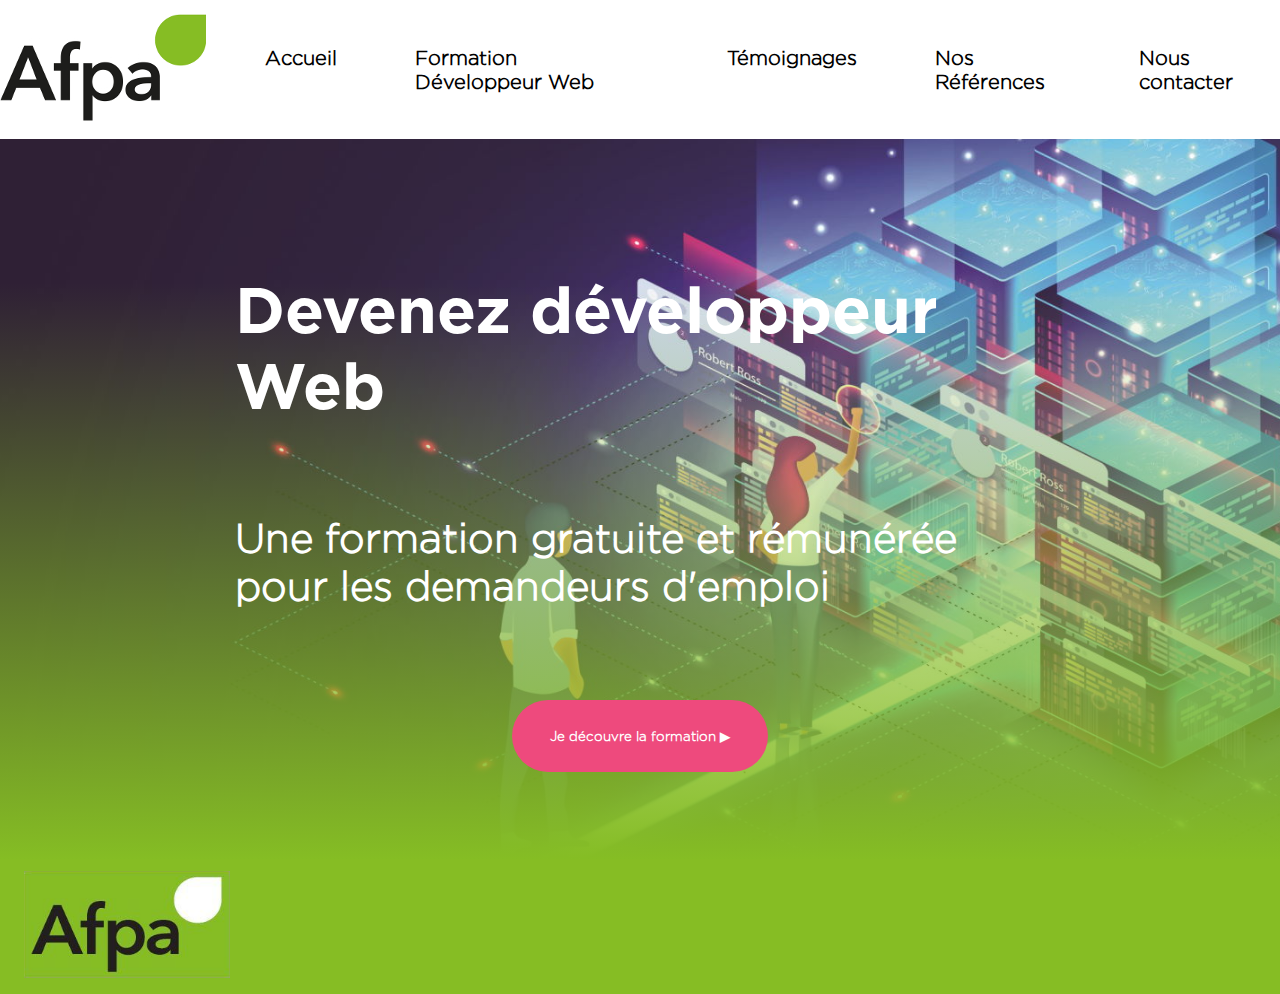
<file: index.html>
<!DOCTYPE html>
<html lang="fr-FR">

<head>
    <meta charset="UTF-8">
    <meta name="viewport" content="width=device-width, initial-scale=1.0">
    <link rel="normalize" href="normalize.css">
    <link rel="stylesheet" href="styles.css">
    <link rel="icon" href="./assets/SiteDWWM/Images/favicon.ico" />
    <title>My AFPA</title>
</head>

<body>
    <header>
        <a href="index.html"><img src="./assets/SiteDWWM/Images/logo.jpeg" class="logo" alt="Logo"></a>
        <nav>
            <input type="checkbox" id="toggle">
            <label class="label_burger" for="toggle"></label>
            <ul class="main_pages">
                <li><a href="index.html">Accueil</a></li>
                <li><a href="formation.html">Formation Développeur Web</a></li>
                <li><a href="temoignages.html">Témoignages</a></li>
                <li><a href="references.html">Nos Références</a></li>
                <li><a href="contact.html">Nous contacter</a></li>
            </ul>
        </nav>
    </header>
    <main class="main_index">
        <div class=" main_div">
            <h1>
                Devenez développeur Web
            </h1>

            <h2>
                Une formation gratuite et rémunérée pour les demandeurs d'emploi
            </h2>

            <button class="index_button" type="button" onclick="location.href='formation.html'">
                <p>Je découvre la formation</p>
                <label>▶</label>
            </button>
        </div>
    </main>
    <footer>
        <!--<p>
            &copy; 2024 AFPA - Tous droits réservés
        </p>-->
        <a href="index.html"><img src="./assets/SiteDWWM/Images/Afpa Vert.png" class="logo" alt="Logo"></a>
        <!--<ul class="logos_footer">
            <li><a href="#"><img src="./assets/SiteDWWM/ReferencesLogos/logo_accenture.png" alt="accenture_footer"></a>
            </li>
            <li><a href="#"><img src="./assets/SiteDWWM/ReferencesLogos/logo_akka.png" alt="akka_footer"></a></li>
            <li><a href="#"><img src="./assets/SiteDWWM/ReferencesLogos/logo_alteca.png" alt="alteca_footer"></a></li>
            <li><a href="#"><img src="./assets/SiteDWWM/ReferencesLogos/logo_altran.png" alt="altran_footer"></a></li>
            <li><a href="#"><img src="./assets/SiteDWWM/ReferencesLogos/logo_antsys.png" alt="antsys_footer"></a></li>
            <li><a href="#"><img src="./assets/SiteDWWM/ReferencesLogos/logo_cgi.png" alt="cgi_footer"></a></li>
            <li><a href="#"><img src="./assets/SiteDWWM/ReferencesLogos/logo_edf.png" alt="edf_footer"></a></li>
            <li><a href="#"><img src="./assets/SiteDWWM/ReferencesLogos/logo_maaf.png" alt="maaf_footer"></a></li>
            <li><a href="#"><img src="./assets/SiteDWWM/ReferencesLogos/logo_prodware.png" alt="prodware_footer"></a>
            </li>
            <li><a href="#"><img src="./assets/SiteDWWM/ReferencesLogos/logo_proximit.png" alt="proximit_footer"></a>
            </li>
            <li><a href="#"><img src="./assets/SiteDWWM/ReferencesLogos/logo_qualco.png" alt="qualco_footer"></a></li>
            <li><a href="#"><img src="./assets/SiteDWWM/ReferencesLogos/logo_schneiderElectric.png"
                        alt="schneiderElectric_footer"></a></li>
            <li><a href="#"><img src="./assets/SiteDWWM/ReferencesLogos/logo_sfr.png" alt="sfr_footer"></a></li>
            <li><a href="#"><img src="./assets/SiteDWWM/ReferencesLogos/logo_sqli.png" alt="sqli_footer"></a></li>
            <li><a href="#"><img src="./assets/SiteDWWM/ReferencesLogos/logo_Wizy.png" alt="wizy_footer"></a></li>
        </ul>

        En attente de flex wrap-->

    </footer>
</body>

</html>
</file>
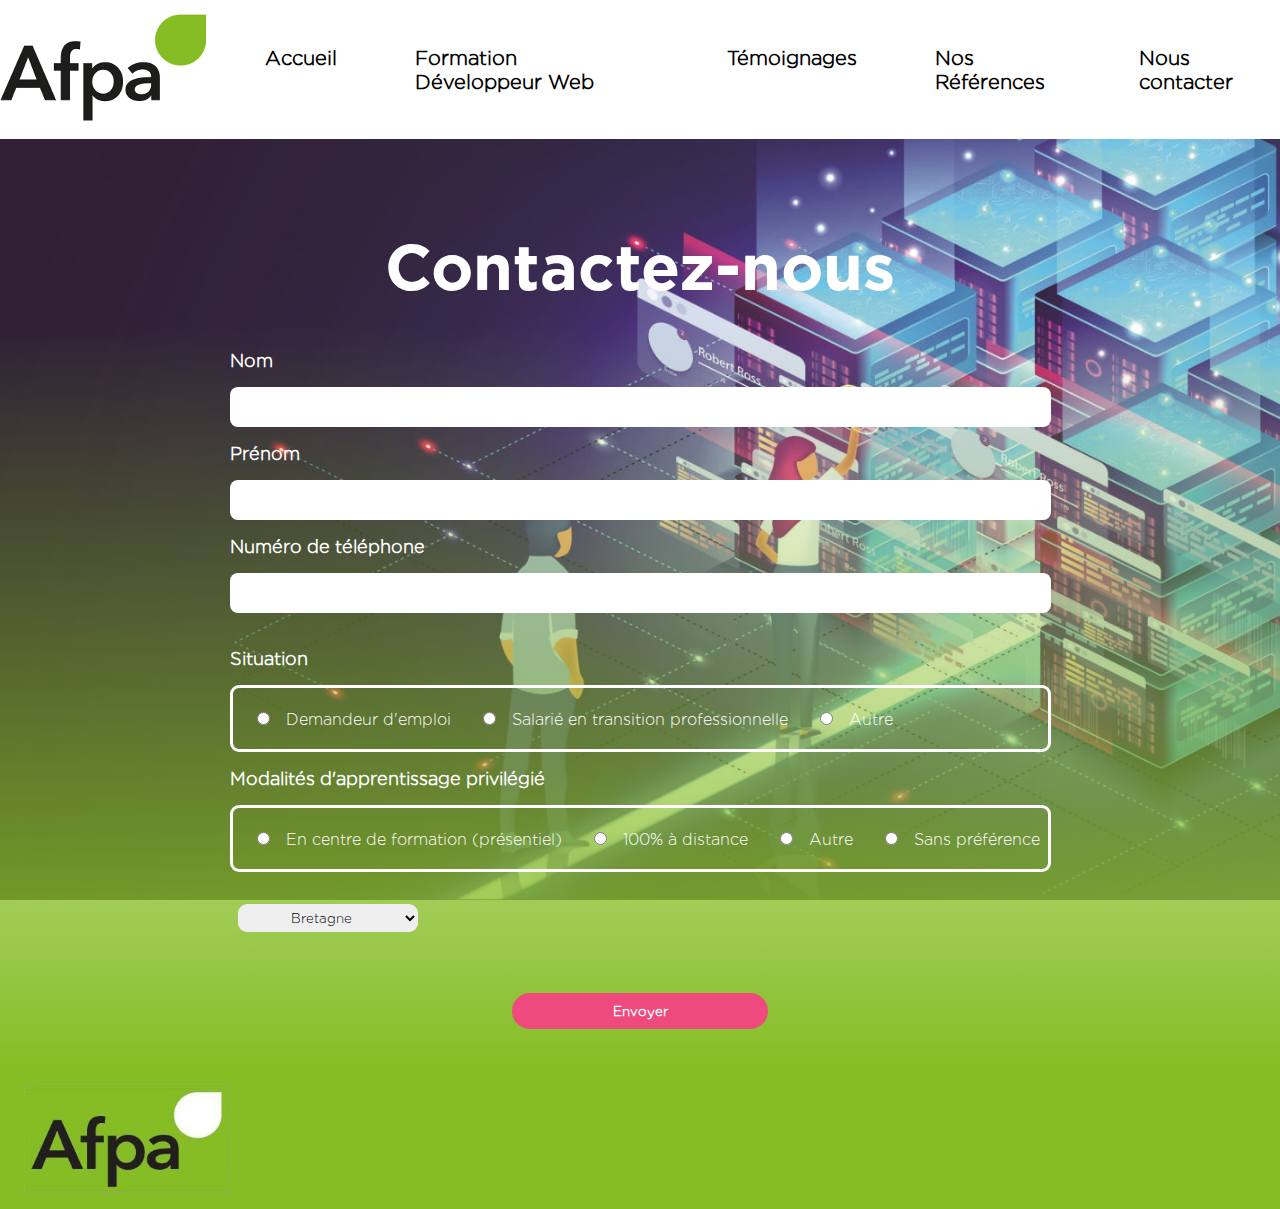
<file: contact.html>
<!DOCTYPE html>
<html lang="fr-FR">

<head>
    <meta charset="UTF-8">
    <meta name="viewport" content="width=device-width, initial-scale=1.0">
    <link rel="stylesheet" href="styles.css">
    <link rel="icon" href="./assets/SiteDWWM/Images/favicon.ico" />
    <title>Contact</title>
</head>

<body>
    <header>
        <a href="index.html"><img src="./assets/SiteDWWM/Images/logo.jpeg" class="logo" alt="Logo"></a>
        <nav>
            <input type="checkbox" id="toggle">
            <label class="label_burger" for="toggle"></label>
            <ul class="main_pages">
                <li><a href="index.html">Accueil</a></li>
                <li><a href="formation.html">Formation Développeur Web</a></li>
                <li><a href="temoignages.html">Témoignages</a></li>
                <li><a href="references.html">Nos Références</a></li>
                <li><a href="contact.html">Nous contacter</a></li>
            </ul>

        </nav>
    </header>
    <main class="main_contact">
        <h1>
            Contactez-nous
        </h1>

        <form class="contact_form" action="#" method="post">
            <label class="burger_label" for="name">Nom</label>
            <input type="string" id="name" name="name" required>

            <label class="burger_label" for="prenom">Prénom</label>
            <input type="string" id="prenom" name="prenom" required>

            <label class="burger_label" for="telephone">Numéro de téléphone</label>
            <input type="tel" id="tel" name="tel" required><br>

            <label class="burger_label" for="Situation">Situation</label>
            <ul class="radio_ul">
                <li class="radio_li"><input type="radio" id="demandeur emploi" name="situation"
                        value="demandeur d'emploi" required><label class="form_label" for="demandeur d'emploi">Demandeur
                        d'emploi</label>
                </li>
                <li class="radio_li"><input type="radio" id="salarie en transition" name="situation"
                        value="salarie en transition" required><label class="form_label"
                        for="salarie en transition">Salarié
                        en transition professionnelle</label>
                </li>
                <li class="radio_li"><input type="radio" id="autre" name="situation" value="autre" required><label
                        class="form_label" for="autre">Autre</label>
                </li>
            </ul>

            <label class="burger_label" for="Modalites">Modalités d'apprentissage privilégié</label>
            <ul class="radio_ul">
                <li class="radio_li"><input type="radio" id="centre" name="modalite" value="centre" required><label
                        class="form_label" for="centre">En centre de formation (présentiel)</label>
                </li>
                <li class="radio_li"><input type="radio" id="distance" name="modalite" value="distance" required><label
                        class="form_label" for="distance">100% à distance</label>
                </li>
                <li class="radio_li"><input type="radio" id="autre" name="modalite" value="autre" required><label
                        class="form_label" for="autre">Autre</label>
                </li>
                <li class="radio_li"><input type="radio" id="sans preference" name="modalite" value="sans preference"
                        required><label class="form_label" for="sans preference">Sans
                        préférence</label>
                </li>
            </ul>

            <select class="form_selector" name="region">
                <option class="form_option" value="bretagne">Bretagne</option>
                <option value="ile-de-france">Ile-de-France</option>
                <option value="loire-atlantique">Loire-Atlantique</option>
            </select>
            <button class="form_button" type="submit">Envoyer</button>
        </form>
    </main>
    <footer>
        <a href="index.html"><img src="./assets/SiteDWWM/Images/Afpa Vert.png" class="logo" alt="Logo"></a>
        <!--<ul class="logos_footer">
            <li><a href="#"><img src="./assets/SiteDWWM/ReferencesLogos/logo_accenture.png" alt="accenture_footer"></a>
            </li>
            <li><a href="#"><img src="./assets/SiteDWWM/ReferencesLogos/logo_akka.png" alt="akka_footer"></a></li>
            <li><a href="#"><img src="./assets/SiteDWWM/ReferencesLogos/logo_alteca.png" alt="alteca_footer"></a></li>
            <li><a href="#"><img src="./assets/SiteDWWM/ReferencesLogos/logo_altran.png" alt="altran_footer"></a></li>
            <li><a href="#"><img src="./assets/SiteDWWM/ReferencesLogos/logo_antsys.png" alt="antsys_footer"></a></li>
            <li><a href="#"><img src="./assets/SiteDWWM/ReferencesLogos/logo_cgi.png" alt="cgi_footer"></a></li>
            <li><a href="#"><img src="./assets/SiteDWWM/ReferencesLogos/logo_edf.png" alt="edf_footer"></a></li>
            <li><a href="#"><img src="./assets/SiteDWWM/ReferencesLogos/logo_maaf.png" alt="maaf_footer"></a></li>
            <li><a href="#"><img src="./assets/SiteDWWM/ReferencesLogos/logo_prodware.png" alt="prodware_footer"></a>
            </li>
            <li><a href="#"><img src="./assets/SiteDWWM/ReferencesLogos/logo_proximit.png" alt="proximit_footer"></a>
            </li>
            <li><a href="#"><img src="./assets/SiteDWWM/ReferencesLogos/logo_qualco.png" alt="qualco_footer"></a></li>
            <li><a href="#"><img src="./assets/SiteDWWM/ReferencesLogos/logo_schneiderElectric.png"
                        alt="schneiderElectric_footer"></a></li>
            <li><a href="#"><img src="./assets/SiteDWWM/ReferencesLogos/logo_sfr.png" alt="sfr_footer"></a></li>
            <li><a href="#"><img src="./assets/SiteDWWM/ReferencesLogos/logo_sqli.png" alt="sqli_footer"></a></li>
            <li><a href="#"><img src="./assets/SiteDWWM/ReferencesLogos/logo_Wizy.png" alt="wizy_footer"></a></li>
        </ul>

        En attente de flex wrap-->

    </footer>
</body>
</file>
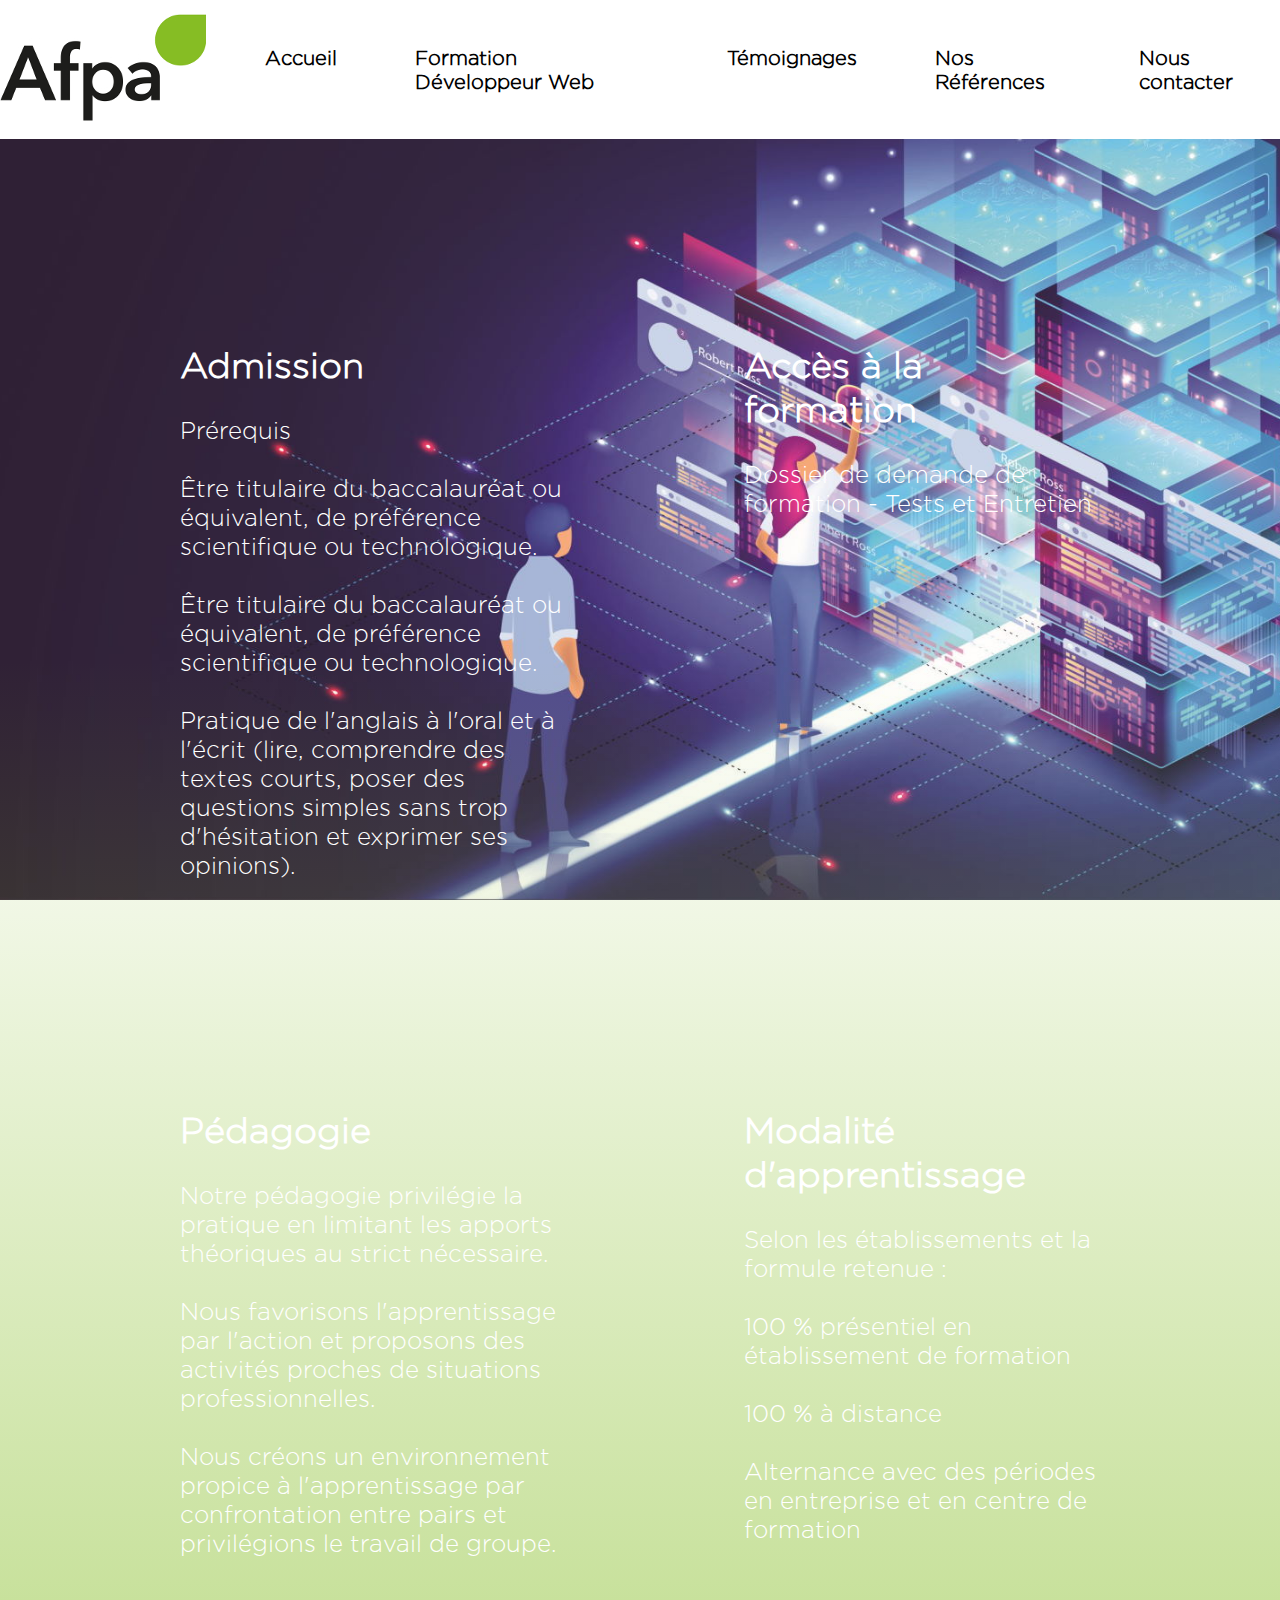
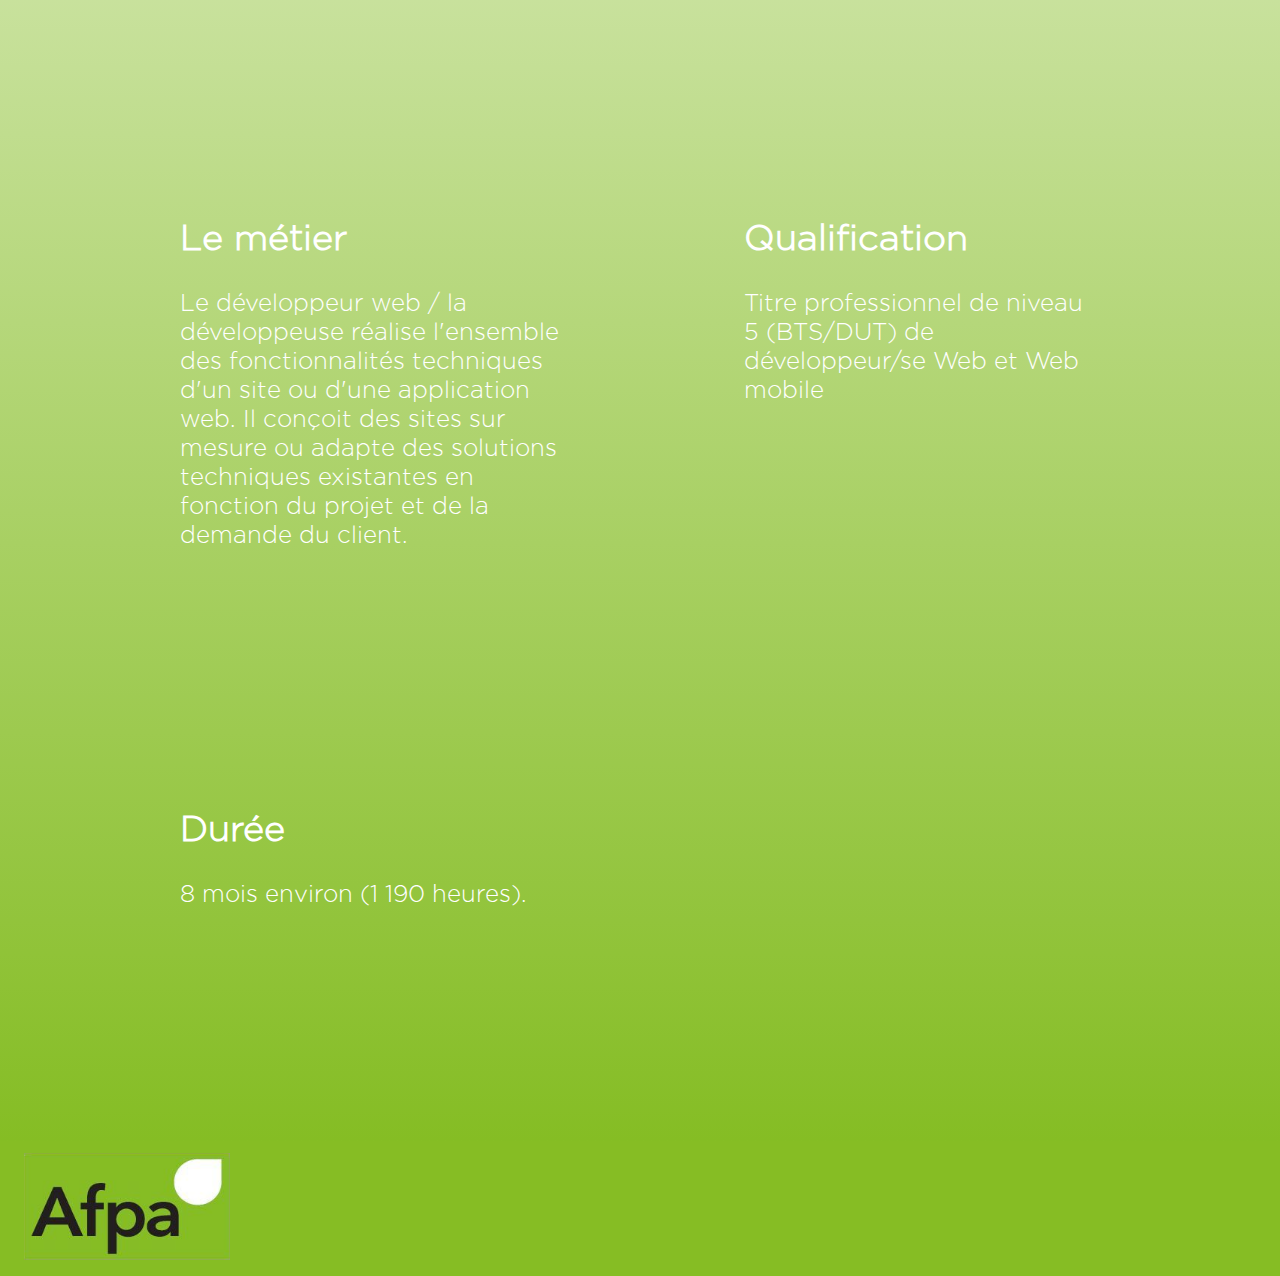
<file: formation.html>
<!DOCTYPE html>
<html lang="fr-FR">

<head>
    <meta charset="UTF-8">
    <meta name="viewport" content="width=device-width, initial-scale=1.0">
    <link rel="stylesheet" href="styles.css">
    <link rel="icon" href="./assets/SiteDWWM/Images/favicon.ico" />
    <title>Formation</title>
</head>

<body>
    <header>
        <a href="index.html"><img src="./assets/SiteDWWM/Images/logo.jpeg" class="logo" alt="Logo"></a>
        <nav>
            <input type="checkbox" id="toggle">
            <label class="label_burger" for="toggle"></label>
            <ul class="main_pages">
                <li><a href="index.html">Accueil</a></li>
                <li><a href="formation.html">Formation Développeur Web</a></li>
                <li><a href="temoignages.html">Témoignages</a></li>
                <li><a href="references.html">Nos Références</a></li>
                <li><a href="contact.html">Nous contacter</a></li>
            </ul>
        </nav>
    </header>
    <main class="main_formation">
        <div class="content_formation">
            <div class="formation_list">
                <ul class="formation_tile">
                    <li class="formation_tile_title">Admission</li><br>
                    <li class="formation_tile_content">Prérequis</li><br>
                    <li class="formation_tile_content">Être titulaire du baccalauréat ou équivalent, de préférence
                        scientifique ou technologique.</li><br>
                    <li class="formation_tile_content">Être titulaire du baccalauréat ou équivalent, de préférence
                        scientifique ou technologique.</li><br>
                    <li class="formation_tile_content">Pratique de l'anglais à l'oral et à l'écrit (lire, comprendre des
                        textes courts, poser des questions
                        simples sans trop d'hésitation et exprimer ses opinions).</li>
                </ul>
                <ul class="formation_tile">
                    <li class="formation_tile_title">Accès à la formation</li><br>
                    <li class="formation_tile_content">Dossier de demande de formation - Tests et Entretien</li><br>
                </ul>
            </div>

            <div class="formation_list">
                <ul class="formation_tile">
                    <li class="formation_tile_title">Pédagogie</li><br>
                    <li class="formation_tile_content">Notre pédagogie privilégie la pratique en limitant les apports
                        théoriques au strict nécessaire.
                    </li><br>
                    <li class="formation_tile_content">Nous favorisons l'apprentissage par l'action et proposons des
                        activités proches de situations professionnelles.
                    </li><br>
                    <li class="formation_tile_content">Nous créons un environnement propice à l'apprentissage par
                        confrontation entre pairs et privilégions le travail de groupe.</li><br>
                </ul>
                <ul class="formation_tile">
                    <li class="formation_tile_title">Modalité d'apprentissage</li><br>
                    <li class="formation_tile_content">Selon les établissements et la formule retenue :
                    </li><br>
                    <li class="formation_tile_content">100 % présentiel en établissement de formation
                    </li><br>
                    <li class="formation_tile_content">100 % à distance
                    </li><br>
                    <li class="formation_tile_content">Alternance avec des périodes en entreprise et en centre de
                        formation</li>
                </ul>
            </div>

            <div class="formation_list">
                <ul class="formation_tile">
                    <li class="formation_tile_title">Le métier</li><br>
                    <li class="formation_tile_content">Le développeur web / la développeuse réalise l'ensemble des
                        fonctionnalités techniques d'un site ou d'une application web. Il conçoit des sites sur mesure
                        ou adapte des solutions techniques existantes en fonction du projet et de la demande du client.
                    </li><br>
                </ul>
                <ul class="formation_tile">
                    <li class="formation_tile_title">Qualification</li><br>
                    <li class="formation_tile_content">Titre professionnel de niveau 5 (BTS/DUT) de développeur/se Web
                        et Web mobile</li><br>
                </ul>
            </div>

            <div class="formation_list">
                <ul class="formation_tile">
                    <li class="formation_tile_title">Durée</li><br>
                    <li class="formation_tile_content">8 mois environ (1 190 heures).</li><br>
                </ul>
            </div>
        </div>
    </main>
    <footer>
        <a href="index.html"><img src="./assets/SiteDWWM/Images/Afpa Vert.png" class="logo" alt="Logo"></a>
        <!--<ul class="logos_footer">
            <li><a href="#"><img src="./assets/SiteDWWM/ReferencesLogos/logo_accenture.png" alt="accenture_footer"></a>
            </li>
            <li><a href="#"><img src="./assets/SiteDWWM/ReferencesLogos/logo_akka.png" alt="akka_footer"></a></li>
            <li><a href="#"><img src="./assets/SiteDWWM/ReferencesLogos/logo_alteca.png" alt="alteca_footer"></a></li>
            <li><a href="#"><img src="./assets/SiteDWWM/ReferencesLogos/logo_altran.png" alt="altran_footer"></a></li>
            <li><a href="#"><img src="./assets/SiteDWWM/ReferencesLogos/logo_antsys.png" alt="antsys_footer"></a></li>
            <li><a href="#"><img src="./assets/SiteDWWM/ReferencesLogos/logo_cgi.png" alt="cgi_footer"></a></li>
            <li><a href="#"><img src="./assets/SiteDWWM/ReferencesLogos/logo_edf.png" alt="edf_footer"></a></li>
            <li><a href="#"><img src="./assets/SiteDWWM/ReferencesLogos/logo_maaf.png" alt="maaf_footer"></a></li>
            <li><a href="#"><img src="./assets/SiteDWWM/ReferencesLogos/logo_prodware.png" alt="prodware_footer"></a>
            </li>
            <li><a href="#"><img src="./assets/SiteDWWM/ReferencesLogos/logo_proximit.png" alt="proximit_footer"></a>
            </li>
            <li><a href="#"><img src="./assets/SiteDWWM/ReferencesLogos/logo_qualco.png" alt="qualco_footer"></a></li>
            <li><a href="#"><img src="./assets/SiteDWWM/ReferencesLogos/logo_schneiderElectric.png"
                        alt="schneiderElectric_footer"></a></li>
            <li><a href="#"><img src="./assets/SiteDWWM/ReferencesLogos/logo_sfr.png" alt="sfr_footer"></a></li>
            <li><a href="#"><img src="./assets/SiteDWWM/ReferencesLogos/logo_sqli.png" alt="sqli_footer"></a></li>
            <li><a href="#"><img src="./assets/SiteDWWM/ReferencesLogos/logo_Wizy.png" alt="wizy_footer"></a></li>
        </ul>

        En attente de flex wrap-->

    </footer>
</body>
</file>
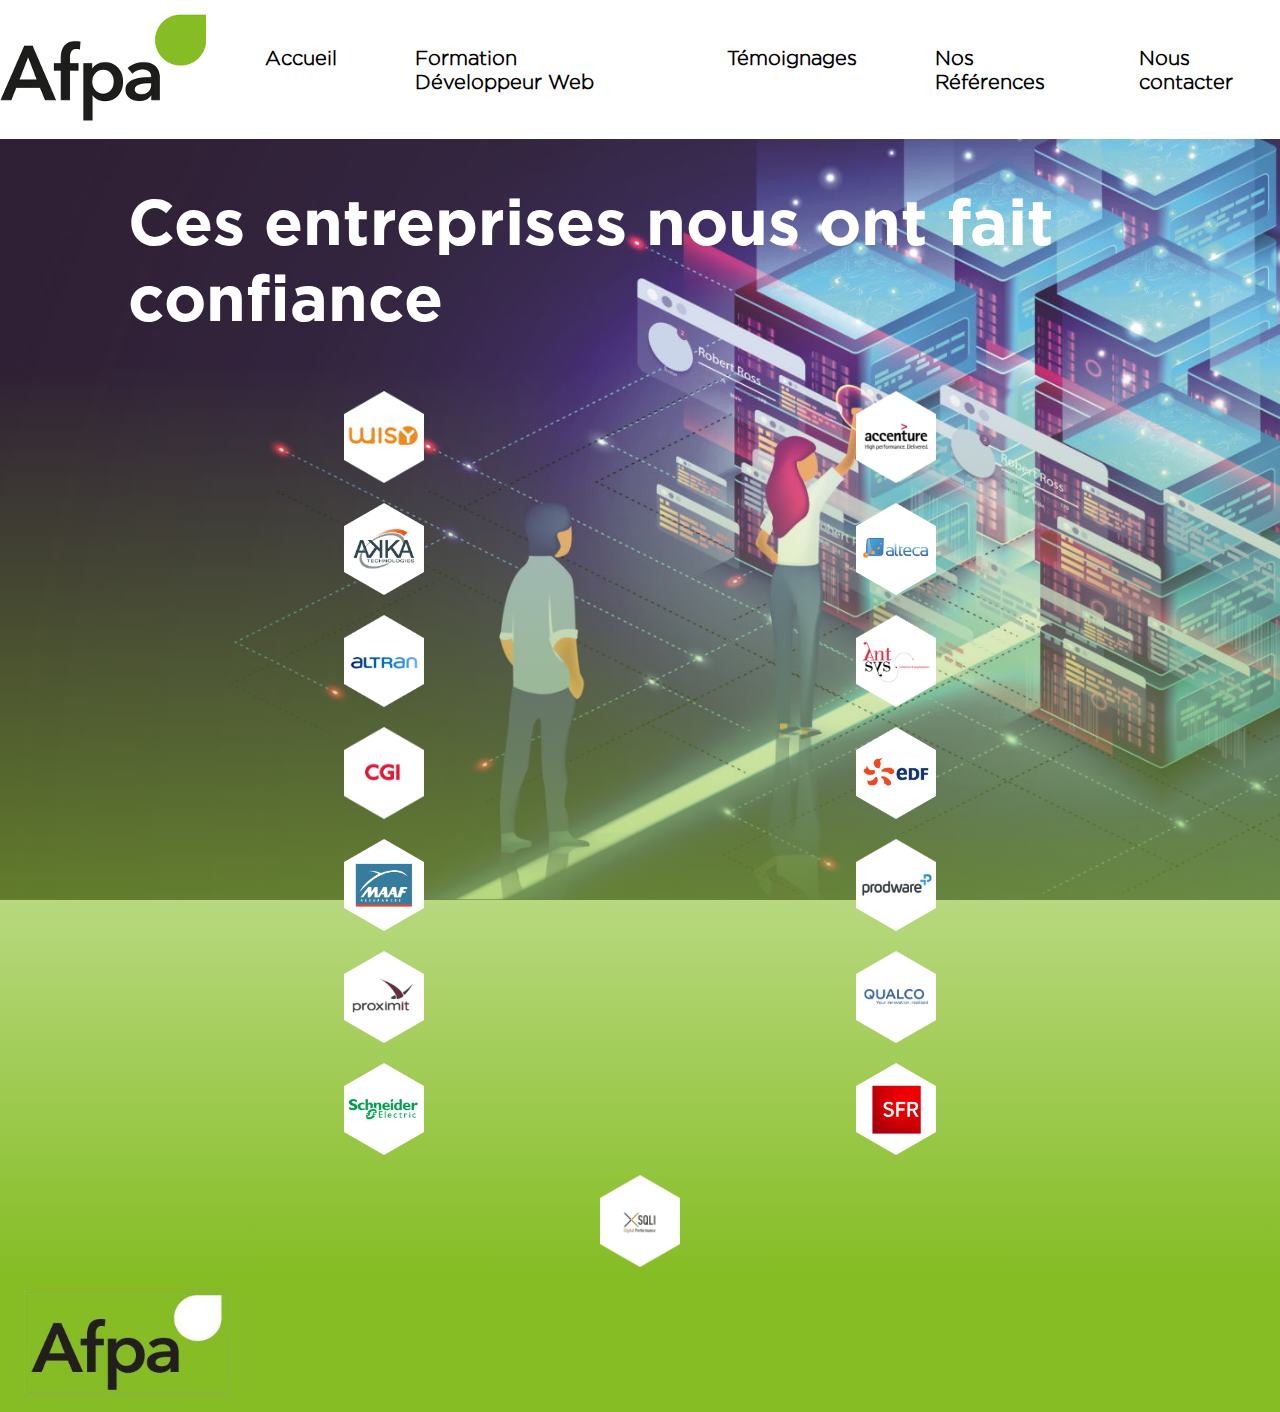
<file: references.html>
<!DOCTYPE html>
<html lang="fr-FR">

<head>
        <meta charset="UTF-8">
        <meta name="viewport" content="width=device-width, initial-scale=1.0">
        <link rel="stylesheet" href="styles.css">
        <link rel="icon" href="./assets/SiteDWWM/Images/favicon.ico" />
        <title>Références</title>
</head>

<body>
        <header>
                <a href="index.html"><img src="./assets/SiteDWWM/Images/logo.jpeg" class="logo" alt="Logo"></a>
                <nav>
                        <input type="checkbox" id="toggle">
                        <label class="label_burger" for="toggle"></label>
                        <ul class="main_pages">
                                <li><a href="index.html">Accueil</a></li>
                                <li><a href="formation.html">Formation Développeur Web</a></li>
                                <li><a href="temoignages.html">Témoignages</a></li>
                                <li><a href="references.html">Nos Références</a></li>
                                <li><a href="contact.html">Nous contacter</a></li>
                        </ul>

                </nav>
        </header>
        <main class="main_references">
                <h1 class="references_h1">
                        Ces entreprises nous ont fait confiance
                </h1>

                <div class="references_list">
                        <div class="references_images_list"><img src="./assets/SiteDWWM/ReferencesLogos/logo_Wizy.png"
                                        alt="wizy">
                        </div>
                        <div class="references_images_list"><img
                                        src="./assets/SiteDWWM/ReferencesLogos/logo_accenture.png" alt="accenture">
                        </div>
                </div>

                <div class="references_list">
                        <div class="references_images_list"><img src="./assets/SiteDWWM/ReferencesLogos/logo_akka.png"
                                        alt="akka_footer"></div>
                        <div class="references_images_list"><img src="./assets/SiteDWWM/ReferencesLogos/logo_alteca.png"
                                        alt="alteca_footer"></div>
                </div>

                <div class="references_list">
                        <div class="references_images_list"><img src="./assets/SiteDWWM/ReferencesLogos/logo_altran.png"
                                        alt="altran_footer"></div>
                        <div class="references_images_list"><img src="./assets/SiteDWWM/ReferencesLogos/logo_antsys.png"
                                        alt="antsys_footer"></div>
                </div>
                <div class="references_list">
                        <div class="references_images_list"><img src="./assets/SiteDWWM/ReferencesLogos/logo_cgi.png"
                                        alt="cgi_footer">
                        </div>
                        <div class="references_images_list"><img src="./assets/SiteDWWM/ReferencesLogos/logo_edf.png"
                                        alt="edf_footer">
                        </div>
                </div>
                <div class="references_list">
                        <div class="references_images_list"><img src="./assets/SiteDWWM/ReferencesLogos/logo_maaf.png"
                                        alt="maaf_footer">
                        </div>
                        <div class="references_images_list"><img
                                        src="./assets/SiteDWWM/ReferencesLogos/logo_prodware.png" alt="prodware_footer">
                        </div>
                </div>
                <div class="references_list">
                        <div class="references_images_list"><img
                                        src="./assets/SiteDWWM/ReferencesLogos/logo_proximit.png" alt="proximit_footer">
                        </div>
                        <div class="references_images_list"><img src="./assets/SiteDWWM/ReferencesLogos/logo_qualco.png"
                                        alt="qualco_footer"></div>
                </div>
                <div class="references_list">
                        <div class="references_images_list"><img
                                        src="./assets/SiteDWWM/ReferencesLogos/logo_schneiderElectric.png"
                                        alt="schneiderElectric_footer"></div>
                        <div class="references_images_list"><img src="./assets/SiteDWWM/ReferencesLogos/logo_sfr.png"
                                        alt="sfr_footer">
                        </div>
                </div>
                <div class="references_images_list"><img src="./assets/SiteDWWM/ReferencesLogos/logo_sqli.png"
                                alt="sqli_footer">
                </div>
                </div>
        </main>
        <footer>
                <a href="index.html"><img src="./assets/SiteDWWM/Images/Afpa Vert.png" class="logo" alt="Logo"></a>
                <!--<ul class="logos_footer">
            <li><a href="#"><img src="./assets/SiteDWWM/ReferencesLogos/logo_accenture.png" alt="accenture_footer"></a>
            </li>
            <li><a href="#"><img src="./assets/SiteDWWM/ReferencesLogos/logo_akka.png" alt="akka_footer"></a></li>
            <li><a href="#"><img src="./assets/SiteDWWM/ReferencesLogos/logo_alteca.png" alt="alteca_footer"></a></li>
            <li><a href="#"><img src="./assets/SiteDWWM/ReferencesLogos/logo_altran.png" alt="altran_footer"></a></li>
            <li><a href="#"><img src="./assets/SiteDWWM/ReferencesLogos/logo_antsys.png" alt="antsys_footer"></a></li>
            <li><a href="#"><img src="./assets/SiteDWWM/ReferencesLogos/logo_cgi.png" alt="cgi_footer"></a></li>
            <li><a href="#"><img src="./assets/SiteDWWM/ReferencesLogos/logo_edf.png" alt="edf_footer"></a></li>
            <li><a href="#"><img src="./assets/SiteDWWM/ReferencesLogos/logo_maaf.png" alt="maaf_footer"></a></li>
            <li><a href="#"><img src="./assets/SiteDWWM/ReferencesLogos/logo_prodware.png" alt="prodware_footer"></a>
            </li>
            <li><a href="#"><img src="./assets/SiteDWWM/ReferencesLogos/logo_proximit.png" alt="proximit_footer"></a>
            </li>
            <li><a href="#"><img src="./assets/SiteDWWM/ReferencesLogos/logo_qualco.png" alt="qualco_footer"></a></li>
            <li><a href="#"><img src="./assets/SiteDWWM/ReferencesLogos/logo_schneiderElectric.png"
                        alt="schneiderElectric_footer"></a></li>
            <li><a href="#"><img src="./assets/SiteDWWM/ReferencesLogos/logo_sfr.png" alt="sfr_footer"></a></li>
            <li><a href="#"><img src="./assets/SiteDWWM/ReferencesLogos/logo_sqli.png" alt="sqli_footer"></a></li>
            <li><a href="#"><img src="./assets/SiteDWWM/ReferencesLogos/logo_Wizy.png" alt="wizy_footer"></a></li>
        </ul>

        En attente de flex wrap-->

        </footer>
</body>
</file>
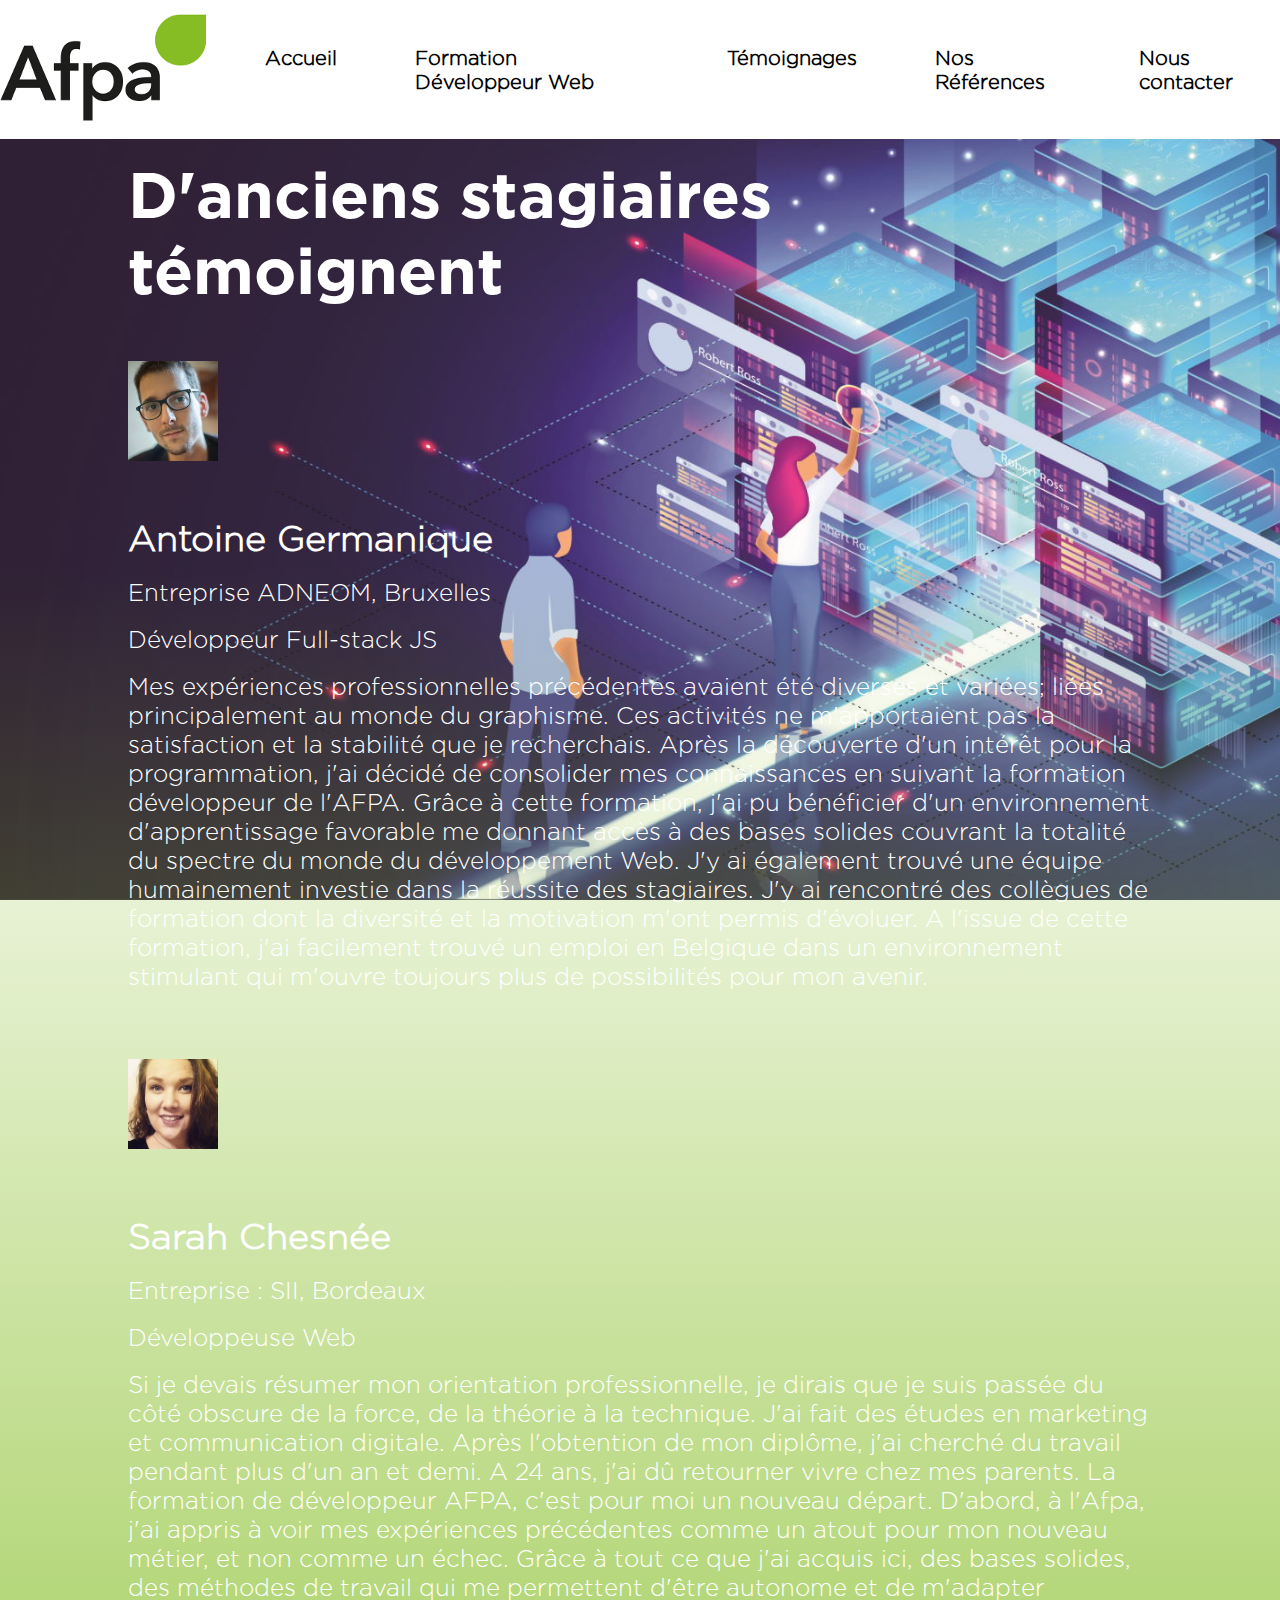
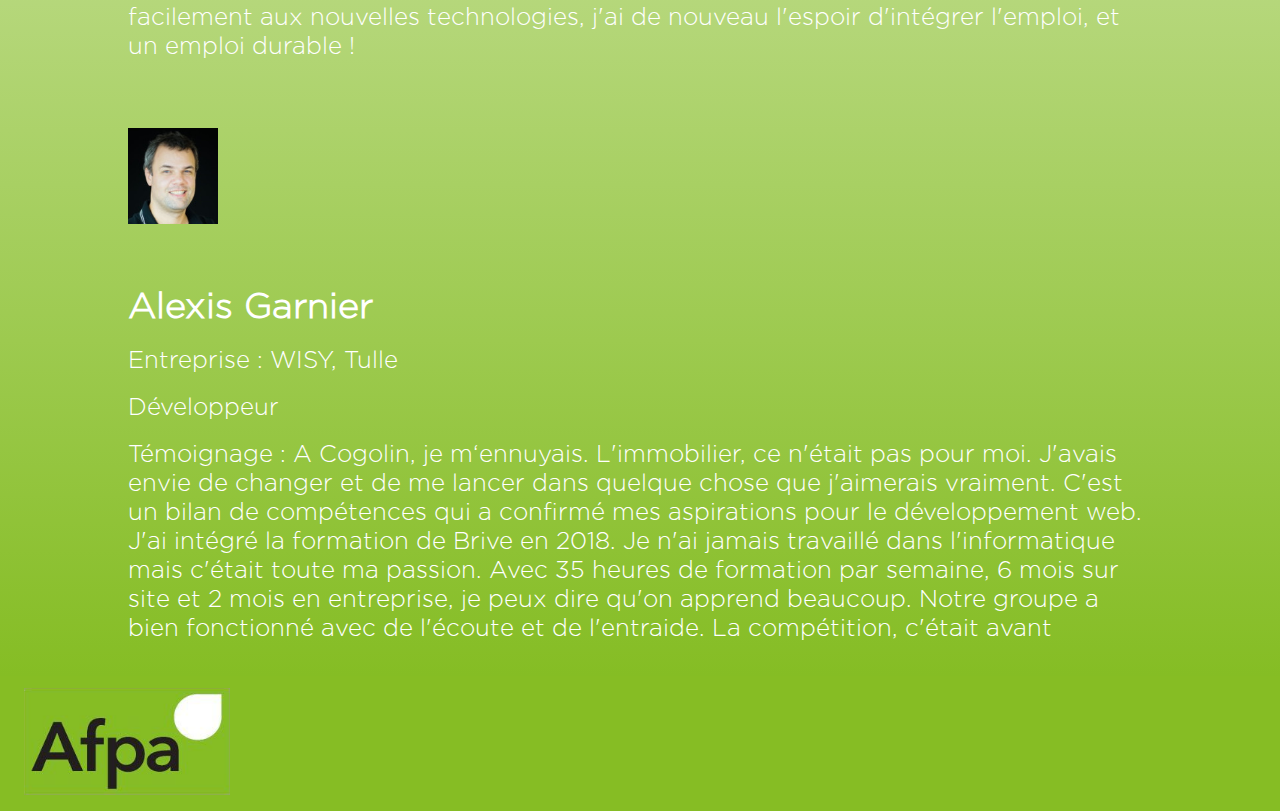
<file: temoignages.html>
<!DOCTYPE html>
<html lang="fr-FR">

<head>
    <meta charset="UTF-8">
    <meta name="viewport" content="width=device-width, initial-scale=1.0">
    <link rel="stylesheet" href="styles.css">
    <link rel="icon" href="./assets/SiteDWWM/Images/favicon.ico" />
    <title>Témoignages</title>
</head>

<body>
    <header>
        <a href="index.html"><img src="./assets/SiteDWWM/Images/logo.jpeg" class="logo" alt="Logo"></a>
        <nav>
            <input type="checkbox" id="toggle">
            <label class="label_burger" for="toggle"></label>
            <ul class="main_pages">
                <li><a href="index.html">Accueil</a></li>
                <li><a href="formation.html">Formation Développeur Web</a></li>
                <li><a href="temoignages.html">Témoignages</a></li>
                <li><a href="references.html">Nos Références</a></li>
                <li><a href="contact.html">Nous contacter</a></li>
            </ul>

        </nav>
    </header>
    <main class="main_temoignages">
        <h1 class="temoignages_h1">
            D'anciens stagiaires témoignent
        </h1>
        <div class="temoignages_container">
            <div class="content_temoignages">
                <ul class="temoignages_list">
                    <ul class="temoignages_tile">
                        <li class="temoignages_tile_image"><img
                                src="./assets/SiteDWWM/PhotosTemoignages/AntoineGermanique.jpg"
                                alt="antoine germanique">
                        </li><br>
                        <li class="temoignages_tile_title">Antoine Germanique</li>
                        <li class="temoignages_tile_content">Entreprise ADNEOM, Bruxelles</li>
                        <li class="temoignages_tile_content">Développeur Full-stack JS</li>
                        <li class="temoignages_tile_content">Mes expériences professionnelles précédentes avaient été
                            diverses et variées; liées principalement au monde du graphisme. Ces activités ne
                            m'apportaient
                            pas la satisfaction et la stabilité que je recherchais. Après la découverte d'un intérêt
                            pour la
                            programmation, j'ai décidé de consolider mes connaissances en suivant la formation
                            développeur
                            de l'AFPA. Grâce à cette formation, j'ai pu bénéficier d'un environnement d'apprentissage
                            favorable me donnant accès à des bases solides couvrant la totalité du spectre du monde du
                            développement Web. J'y ai également trouvé une équipe humainement investie dans la réussite
                            des
                            stagiaires. J'y ai rencontré des collègues de formation dont la diversité et la motivation
                            m'ont
                            permis d'évoluer. A l'issue de cette formation, j'ai facilement trouvé un emploi en Belgique
                            dans un environnement stimulant qui m'ouvre toujours plus de possibilités pour mon avenir.
                        </li>
                    </ul>
            </div>

            <div class="content_temoignages">
                <ul class="temoignages_list">
                    <ul class="temoignages_tile">
                        <li class="temoignages_tile_image"><img
                                src="./assets/SiteDWWM/PhotosTemoignages/SarahChesnee.jpg" alt="antoine germanique">
                        </li><br>
                        <li class="temoignages_tile_title">Sarah Chesnée</li>
                        <li class="temoignages_tile_content">Entreprise : SII, Bordeaux</li>
                        <li class="temoignages_tile_content">Développeuse Web</li>
                        <li class="temoignages_tile_content">Si je devais résumer mon orientation professionnelle,
                            je
                            dirais que je suis passée du côté obscure de la force, de la théorie à la technique.
                            J'ai
                            fait des études en marketing et communication digitale. Après l'obtention de mon
                            diplôme,
                            j'ai cherché du travail pendant plus d'un an et demi. A 24 ans, j'ai dû retourner vivre
                            chez
                            mes parents. La formation de développeur AFPA, c'est pour moi un nouveau départ.
                            D'abord, à
                            l'Afpa, j'ai appris à voir mes expériences précédentes comme un atout pour mon nouveau
                            métier, et non comme un échec. Grâce à tout ce que j'ai acquis ici, des bases solides,
                            des
                            méthodes de travail qui me permettent d'être autonome et de m'adapter facilement aux
                            nouvelles technologies, j'ai de nouveau l'espoir d'intégrer l'emploi, et un emploi
                            durable !
                        </li>
                    </ul>
            </div>

            <div class="content_temoignages">
                <ul class="temoignages_list">
                    <ul class="temoignages_tile">
                        <li class="temoignages_tile_image"><img
                                src="./assets/SiteDWWM/PhotosTemoignages/AlexisGarnier.jpg" alt="antoine germanique">
                        </li><br>
                        <li class="temoignages_tile_title">Alexis Garnier</li>
                        <li class="temoignages_tile_content">Entreprise : WISY, Tulle</li>
                        <li class="temoignages_tile_content">Développeur</li>
                        <li class="temoignages_tile_content">Témoignage : A Cogolin, je m‘ennuyais.
                            L'immobilier, ce
                            n'était pas pour moi. J'avais envie de changer et de me lancer dans quelque chose
                            que
                            j'aimerais vraiment. C'est un bilan de compétences qui a confirmé mes aspirations
                            pour
                            le développement web. J'ai intégré la formation de Brive en 2018. Je n'ai jamais
                            travaillé dans l'informatique mais c'était toute ma passion. Avec 35 heures de
                            formation
                            par semaine, 6 mois sur site et 2 mois en entreprise, je peux dire qu'on apprend
                            beaucoup. Notre groupe a bien fonctionné avec de l'écoute et de l'entraide. La
                            compétition, c'était avant</li>
                    </ul>
            </div>
        </div>
    </main>
    <footer>
        <a href="index.html"><img src="./assets/SiteDWWM/Images/Afpa Vert.png" class="logo" alt="Logo"></a>
        <!--<ul class="logos_footer">
            <li><a href="#"><img src="./assets/SiteDWWM/ReferencesLogos/logo_accenture.png" alt="accenture_footer"></a>
            </li>
            <li><a href="#"><img src="./assets/SiteDWWM/ReferencesLogos/logo_akka.png" alt="akka_footer"></a></li>
            <li><a href="#"><img src="./assets/SiteDWWM/ReferencesLogos/logo_alteca.png" alt="alteca_footer"></a></li>
            <li><a href="#"><img src="./assets/SiteDWWM/ReferencesLogos/logo_altran.png" alt="altran_footer"></a></li>
            <li><a href="#"><img src="./assets/SiteDWWM/ReferencesLogos/logo_antsys.png" alt="antsys_footer"></a></li>
            <li><a href="#"><img src="./assets/SiteDWWM/ReferencesLogos/logo_cgi.png" alt="cgi_footer"></a></li>
            <li><a href="#"><img src="./assets/SiteDWWM/ReferencesLogos/logo_edf.png" alt="edf_footer"></a></li>
            <li><a href="#"><img src="./assets/SiteDWWM/ReferencesLogos/logo_maaf.png" alt="maaf_footer"></a></li>
            <li><a href="#"><img src="./assets/SiteDWWM/ReferencesLogos/logo_prodware.png" alt="prodware_footer"></a>
            </li>
            <li><a href="#"><img src="./assets/SiteDWWM/ReferencesLogos/logo_proximit.png" alt="proximit_footer"></a>
            </li>
            <li><a href="#"><img src="./assets/SiteDWWM/ReferencesLogos/logo_qualco.png" alt="qualco_footer"></a></li>
            <li><a href="#"><img src="./assets/SiteDWWM/ReferencesLogos/logo_schneiderElectric.png"
                        alt="schneiderElectric_footer"></a></li>
            <li><a href="#"><img src="./assets/SiteDWWM/ReferencesLogos/logo_sfr.png" alt="sfr_footer"></a></li>
            <li><a href="#"><img src="./assets/SiteDWWM/ReferencesLogos/logo_sqli.png" alt="sqli_footer"></a></li>
            <li><a href="#"><img src="./assets/SiteDWWM/ReferencesLogos/logo_Wizy.png" alt="wizy_footer"></a></li>
        </ul>

        

        En attente de flex wrap-->

    </footer>
</body>
</file>
<file: styles.css>
@font-face {
    font-family: gotham-black;
    src: url(./Fonts/Gotham/Gotham-Black.otf);
}

@font-face {
    font-family: gotham-light;
    src: url(./Fonts/Gotham/Gotham-Light.otf);
}

@font-face {
    font-family: gotham-medium;
    src: url(./Fonts/Gotham/Gotham-Medium.otf);
}

@font-face {
    font-family: gotham-bold;
    src: url(./Fonts/Gotham/Gotham-Bold.otf)
}

* {
    font-family: gotham-light, Arial, Helvetica, sans-serif;
    max-width: 100%;
}

nav {
    display: flex;
    align-items: center;
    padding: 16px 18px;
}

.label_burger,
#toggle {
    display: none;
}

header {
    display: flex;
    justify-content: space-around;
    align-items: center;
    height: 139px;
}

.logo {
    justify-self: left;
    height: 107px;
    width: 206px;
    padding-right: 68px;
    /* Solution temporaire pour espacer le logo du menu */
}

body {
    display: flex;
    flex-direction: column;
    margin: 0;
    min-height: 100vh;
}

body>header>nav>ul {
    font-weight: bold;
    font-size: 20px;
    margin-left: auto;
    display: flex;
    flex-direction: row;
    list-style: none;
    gap: 78px;
    padding: 0;
}

main {
    display: flex;
    flex-direction: column;
    justify-content: space-evenly;
    align-items: center;
    background-size: cover;
    background-position: center;
    background-attachment: fixed;
    min-height: 80vh;
    position: relative;
    background-image: url(./assets/SiteDWWM/Images/A2-1920.jpg);
    z-index: 0;
    color: white;
}

main::after {
    content: '';
    position: absolute;
    background-image: linear-gradient(to top, #85bd24, transparent 80% 50%, #452d89 50%, transparent 50%);
    width: 100%;
    height: 100%;
    z-index: -1;
}

.main_div {
    display: flex;
    flex-direction: column;
    align-items: center;
    justify-content: space-around;
}

h1 {
    font-family: gotham-bold;
    font-weight: bolder;
    font-size: 64px;
    text-align: left;
    max-width: 90vh;
    max-height: 40vh;
    padding: 5vh 0 0 0;
    margin: 5vh;
    color: white;
}

h2 {
    font-size: 40px;
    text-align: left;
    max-width: 90vh;
    max-height: 40vh;
    margin: 5vh;
    color: white;
}

a {
    text-decoration: none;
    color: black;
}

a:hover {
    color: #86bd24;
    transition: 0.3s;
}

.index_button {
    display: flex;
    align-items: center;
    justify-content: space-around;
    padding: 4vh;
    border-radius: 4vh;
}

.content_formation {
    padding: 10vh;
    max-width: 100vw;
}

.formation_tile {
    font-size: 24px;
    list-style: none;
    max-width: 30vw;
    padding: 10vh;
}

.formation_tile_title {
    max-width: 30vw;
    font-weight: bold;
    font-size: 36px;
    text-align: top left;
}

.formation_list {
    display: flex;
    flex-direction: row;
    color: white;
}

.temoignages_container {
    display: flex;
}

.temoignages_h1 {
    max-width: 80vw;
    padding: 2vh;
    margin: 0 0 0 0;
}

.content_temoignages {
    display: flex;
    flex-wrap: wrap;
    flex-direction: row;
    padding: 0;
    margin: 2vh;
    max-width: 80vw;
}

.temoignages_tile {
    display: flex;
    flex-direction: column;
    font-size: 24px;
    list-style: none;
    max-width: 80vw;
    padding: 0;
    gap: 2vh;
}

.temoignages_tile_image {
    height: 90px;
    width: 90px;
}

.temoignages_tile_title {
    font-weight: bold;
    font-size: 36px;
    text-align: top left;
}

.temoignages_list {
    display: flex;
    flex-direction: column;
    color: white;
    padding: 0;
}

.references_h1 {
    max-width: 80vw;
    padding: 0;
}

.references_list {
    display: flex;
    flex-direction: row;
    justify-content: space-around;
    width: 80%;
}

.references_images_list {
    display: flex;
    padding: 10px 24px;
    height: 92px;
    width: 80px;
}

form {
    display: flex;
    justify-content: left;
    flex-direction: column;
    align-items: left;
}

.radio_ul {
    display: flex;
    flex-wrap: wrap;
    justify-content: left;
    flex-direction: row;
    padding: 0;
    margin: 16px;
    border-style: solid;
    border-radius: 1vh;
    border-color: white;
}

.radio_li {
    list-style: none;
    padding: 8px;
}

.burger_label {
    font-weight: bold;
    font-size: 18px;
    padding: 0 0 0 16px;
}

input {
    padding: 12px 16px;
    margin: 16px 16px;
    border-radius: 8px;
    border: 0px;
}

button {
    font-weight: bold;
    text-align: center;
    width: 20vw;
    height: 4vh;
    border-radius: 2vh;
    border: none;
    background-color: #ee4a7d;
    cursor: pointer;
    margin: 5vh;
    color: white;
}

.form_button {
    align-self: center;
}

.form_selector {
    margin: 16px 24px;
    padding: 5px;
    border: 0px;
    border-radius: 1vh;
    max-width: 20vh;
    text-align: center;
}

footer {
    display: flex;
    align-items: center;
    padding: 18px 24px;
    height: 99px;
    background-color: #86BD24;
    background-position: center;
}

.logos_footer>li>a>img {
    height: 43.75px;
    width: 37.25px;
    padding: 40px;
}

.logos_footer {
    display: flex;
    flex-direction: row;
    list-style: none;
    margin-left: auto;
}

::-webkit-scrollbar {
    width: 8px;
    background: #e0e0e0;
}

::-webkit-scrollbar-thumb {
    background: #b2d8c6;
    border-radius: 4px;
}

@media screen and (max-width: 330px) {

    .references_list {
        flex-direction: column;
        align-items: center;
    }
}

@media screen and (max-width: 500px) {
    nav ul li a {
        font-size: 10px;
    }
}

@media screen and (max-width: 990px) {

    main {
        justify-content: flex-start;
        min-height: 75vh;
    }

    .main_pages {
        gap: 2vh;
    }

    header {
        justify-content: space-between;

    }

    nav {
        justify-content: space-between;
    }

    h1 {
        font-size: 42px;
    }

    h2 {
        font-size: 32px;
    }

    button {
        width: 40vw;
        height: 5vh;
    }

    body>header>nav>ul {
        height: 60px;
    }

    nav .main_pages {
        display: none;
        flex-direction: column;
    }

    footer img.logo {
        padding: 0;
    }

    footer {
        justify-content: space-around;
    }

    nav ul {
        display: none;
    }

    .label_burger::before {
        content: "☰";
    }

    .label_burger {
        display: flex;
        position: absolute;
        justify-content: space-between;
        top: 5vh;
        right: 5vh;
        cursor: pointer;
        font-size: 30px;
    }

    #toggle:checked~.label_burger::before {
        content: "X";
    }

    #toggle:checked~ul {
        display: flex;
        flex-direction: column;
        margin-top: 30vh;
        z-index: 1;
    }

    #toggle:checked~ul li {
        display: flex;
        justify-content: center;
        width: 20vw;
        background-color: white;
        border-radius: 1vh;
        padding: 10px;
    }

    #toggle:checked~ul li:hover {
        outline: solid #ee4a7d;
    }
}

@media screen and (max-width: 1100px) {
    nav li a {
        font-size: 16px;
    }

    .formation_list {
        flex-direction: column;
        padding: 5px;
        margin: 0;
    }

    .content_formation {
        max-width: 80vw;
        padding: 5px;
        margin: 5vh 0 0 0;
        align-content: space-between;
    }

    .formation_tile {
        border-radius: 1vh;
        max-width: 80vw;
        padding: 0 0 30px 0;
        margin: 1vh;
    }
}

@media screen and (max-width: 1400px) {
    .temoignages_container {
        flex-direction: column;
    }
}
</file>
